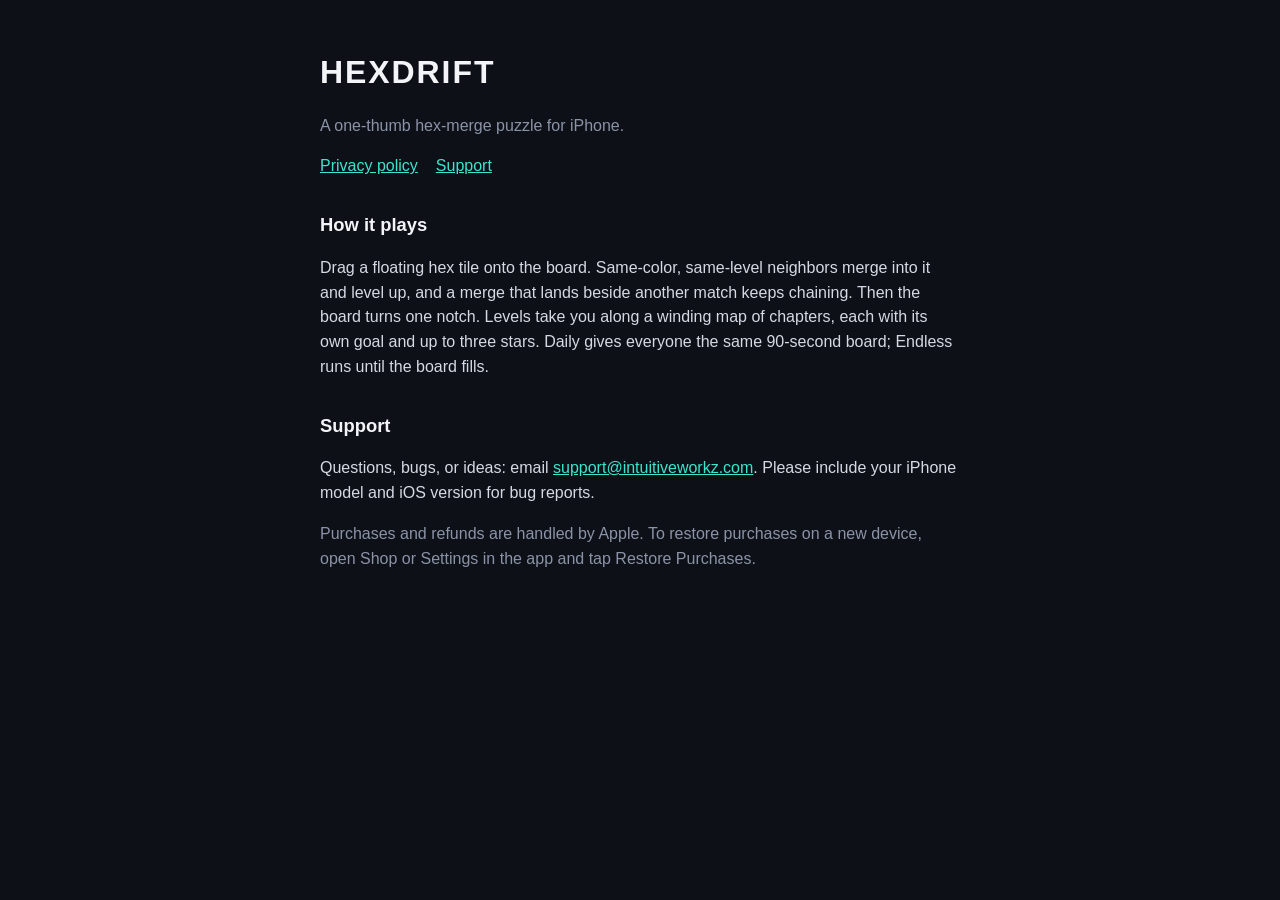
<file: index.html>
<!doctype html>
<html lang="en">
<head>
<meta charset="utf-8">
<meta name="viewport" content="width=device-width, initial-scale=1">
<title>Hexdrift</title>
<link rel="stylesheet" href="style.css">
</head>
<body>
<main>
  <h1>HEXDRIFT</h1>
  <p class="dim">A one-thumb hex-merge puzzle for iPhone.</p>
  <nav><a href="privacy.html">Privacy policy</a><a href="#support">Support</a></nav>

  <h2>How it plays</h2>
  <p>Drag a floating hex tile onto the board. Same-color, same-level neighbors merge into it and level up, and a merge that lands beside another match keeps chaining. Then the board turns one notch. Levels take you along a winding map of chapters, each with its own goal and up to three stars. Daily gives everyone the same 90-second board; Endless runs until the board fills.</p>

  <h2 id="support">Support</h2>
  <p>Questions, bugs, or ideas: email <a href="mailto:support@intuitiveworkz.com">support@intuitiveworkz.com</a>. Please include your iPhone model and iOS version for bug reports.</p>
  <p class="dim">Purchases and refunds are handled by Apple. To restore purchases on a new device, open Shop or Settings in the app and tap Restore Purchases.</p>
</main>
</body>
</html>
</file>
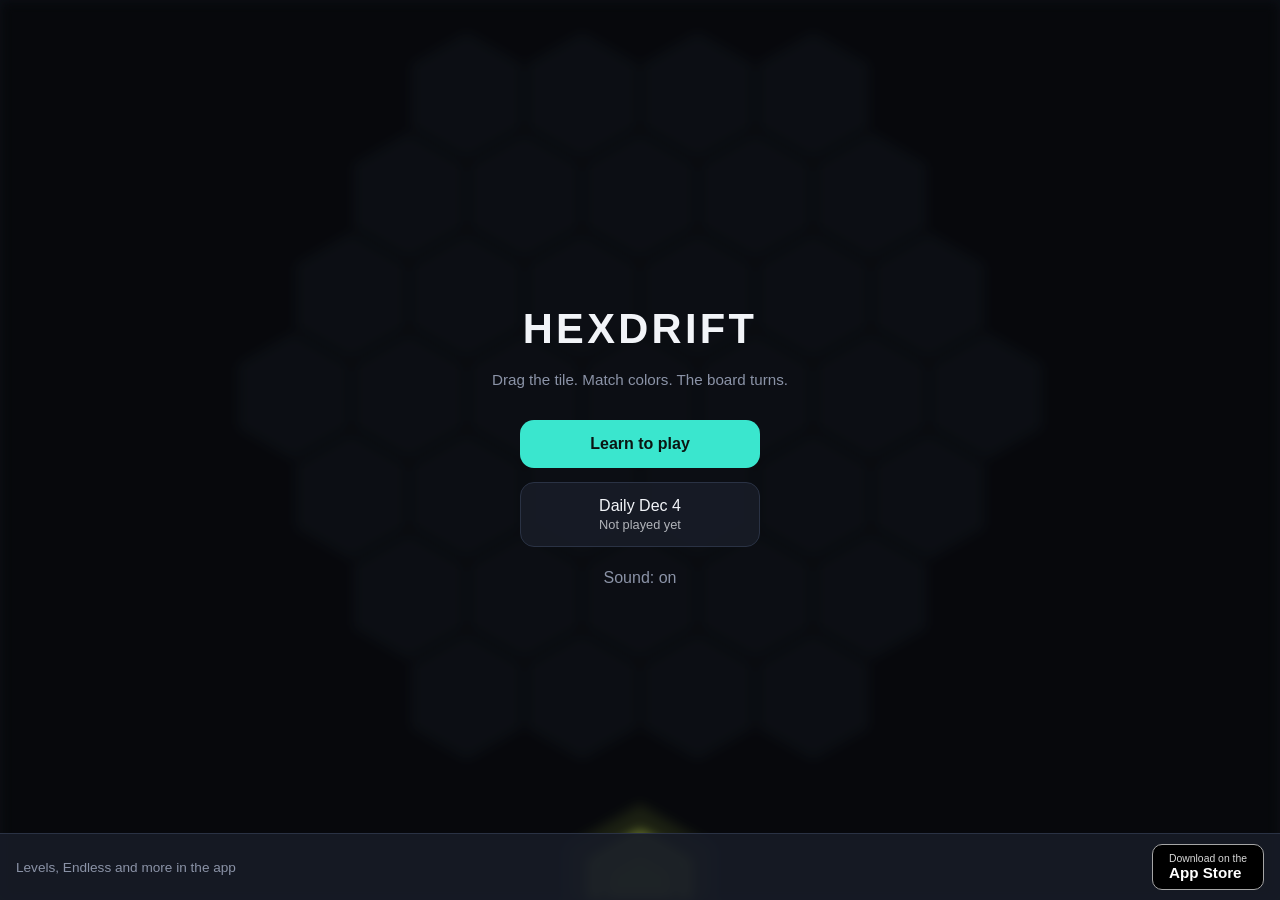
<file: daily/index.html>
<!doctype html>
<html lang="en">
<head>
<meta charset="utf-8">
<meta name="viewport" content="width=device-width, initial-scale=1, viewport-fit=cover, user-scalable=no">
<meta name="theme-color" content="#0d1017">
<title>Hexdrift Daily: play today's board</title>
<meta name="description" content="Play today's Hexdrift Daily in your browser. Same board for everyone, 90 seconds. Levels and Endless are in the app.">
<link rel="canonical" href="https://intuitiveworkz.com/hexdrift/daily">
<meta name="apple-itunes-app" content="app-id=6813728699">
<style>
  :root { color-scheme: dark; --bg: #0d1017; --text: #f2f4f8; --dim: #8b93a7; --accent: #3ae6ce; --panel: rgba(23, 28, 39, 0.92); }
  * { box-sizing: border-box; }
  html, body { margin: 0; height: 100%; background: var(--bg); color: var(--text); font-family: -apple-system, BlinkMacSystemFont, "Segoe UI", Roboto, sans-serif; overflow: hidden; touch-action: none; -webkit-user-select: none; user-select: none; }
  #board { position: fixed; inset: 0; width: 100%; height: 100%; display: block; touch-action: none; transition: filter 0.25s; }
  #board.dimmed { filter: blur(6px) brightness(0.5); }
  .screen { position: fixed; inset: 0; display: flex; flex-direction: column; align-items: center; justify-content: center; gap: 14px; padding: 24px; text-align: center; }
  .screen[hidden] { display: none; }
  h1 { font-size: 2.6rem; letter-spacing: 0.08em; margin: 0 0 4px; font-weight: 700; }
  .tag { color: var(--dim); margin: 0 0 18px; font-size: 0.95rem; }
  button { font: inherit; color: var(--text); background: var(--panel); border: 1px solid #2a3244; border-radius: 14px; padding: 14px 22px; min-width: 240px; cursor: pointer; }
  button.primary { background: var(--accent); color: #0b1512; border-color: transparent; font-weight: 600; }
  button small { display: block; font-size: 0.8rem; color: inherit; opacity: 0.7; margin-top: 2px; }
  button.link { background: none; border: none; min-width: 0; color: var(--dim); padding: 8px; }
  #hud { position: fixed; top: env(safe-area-inset-top, 0); left: 0; right: 0; display: flex; align-items: center; justify-content: space-between; padding: 14px 18px; font-variant-numeric: tabular-nums; pointer-events: none; }
  #hud[hidden] { display: none; }
  #hud > * { pointer-events: auto; }
  #score { font-size: 2rem; font-weight: 700; }
  #timer { font-size: 1.4rem; color: var(--accent); min-width: 2.2em; text-align: right; }
  #chain, #goal { color: var(--dim); font-size: 0.9rem; }
  #goal[hidden], #drops[hidden] { display: none; }
  #drops { font-size: 1rem; color: var(--accent); }
  #result-stars { font-size: 2rem; letter-spacing: 0.1em; color: var(--accent); margin: 0; }
  #result-stars[hidden] { display: none; }
  .hud-left { display: flex; flex-direction: column; align-items: flex-start; line-height: 1.1; }
  #mode-label { color: var(--dim); font-size: 0.8rem; text-transform: uppercase; letter-spacing: 0.06em; }
  #quit { position: fixed; bottom: calc(env(safe-area-inset-bottom, 0) + 10px); right: 10px; }
  #result-score { font-size: 3.4rem; font-weight: 700; margin: 0; }
  #result-best { color: var(--accent); font-weight: 600; min-height: 1.2em; }
  .hint { color: var(--dim); font-size: 0.85rem; max-width: 300px; }
  #coach { position: fixed; top: calc(env(safe-area-inset-top, 0) + 74px); left: 50%; transform: translateX(-50%); width: min(92vw, 360px); background: var(--panel); border: 1px solid #2a3244; border-radius: 14px; padding: 12px 14px; display: flex; flex-direction: column; gap: 4px; }
  #coach[hidden] { display: none; }
  #coach-step { color: var(--accent); font-size: 0.75rem; text-transform: uppercase; letter-spacing: 0.08em; }
  #coach-lead { color: var(--dim); font-size: 0.85rem; margin: 0; }
  #coach-lead[hidden] { display: none; }
  #coach-hint { margin: 0; font-size: 0.95rem; line-height: 1.35; }
  #coach-skip { align-self: flex-end; min-width: 0; padding: 4px 0 0; font-size: 0.8rem; }
  #intro { background: rgba(13, 16, 23, 0.78); }
  .card { display: flex; flex-direction: column; align-items: center; gap: 10px; width: min(100%, 360px); background: #171c27; border: 1px solid #242b3a; border-radius: 18px; padding: 22px; }
  .card h2 { margin: 0; font-size: 1.5rem; }
  .card p { margin: 0; line-height: 1.4; }
  #intro-kicker { color: var(--accent); font-size: 0.75rem; font-weight: 600; text-transform: uppercase; letter-spacing: 0.08em; }
  #intro-play { margin-top: 6px; min-width: 0; width: 100%; }
  #menu.new-player #play-tutorial { order: -1; }
  #menu.new-player .tag { order: -2; }
  #menu.new-player h1 { order: -3; }

  #play-level, #play-endless { display: none; }
  #menu .hint { display: none; }
  .store-badge { display: inline-block; background: #000; color: #fff; text-decoration: none; border: 1px solid #a6a6a6; border-radius: 10px; padding: 8px 16px; font-weight: 600; font-size: 0.95rem; }
  .store-badge small { display: block; font-size: 0.65rem; font-weight: 400; opacity: 0.85; }
  #banner { position: fixed; left: 0; right: 0; bottom: 0; z-index: 5; display: flex; align-items: center; justify-content: space-between; gap: 12px; padding: 10px 16px calc(env(safe-area-inset-bottom, 0) + 10px); background: var(--panel); border-top: 1px solid #2a3244; font-size: 0.85rem; touch-action: auto; }
  #banner span { color: var(--dim); }
  #banner[hidden], #install[hidden] { display: none; }
  #install { display: flex; flex-direction: column; align-items: center; gap: 8px; }
  #install p { margin: 0; }
</style>
</head>
<body>
<canvas id="board" aria-label="Hexdrift board"></canvas>

<div id="hud" hidden>
  <div class="hud-left"><span id="mode-label"></span><span id="score">0</span><span id="goal" hidden></span><span id="chain"></span></div>
  <span id="timer">90</span>
  <span id="drops" hidden></span>
  <button id="quit" class="link">Quit</button>
</div>

<div id="coach" hidden>
  <span id="coach-step"></span>
  <p id="coach-lead" hidden></p>
  <p id="coach-hint"></p>
  <button id="coach-skip" class="link">Skip tutorial</button>
</div>

<div id="intro" class="screen" role="dialog" aria-modal="true" aria-labelledby="intro-title" hidden>
  <div class="card">
    <span id="intro-kicker">New chapter</span>
    <h2 id="intro-title"></h2>
    <p id="intro-body"></p>
    <button id="intro-play" class="primary">Play<small>Tap to start</small></button>
  </div>
</div>

<div id="menu" class="screen">
  <h1>HEXDRIFT</h1>
  <p class="tag">Drag the tile. Match colors. The board turns.</p>
  <button id="play-daily" class="primary">Daily <span id="daily-date"></span><small id="daily-best"></small></button>
  <button id="play-level"><span id="level-name">Level 1</span><small id="level-detail"></small></button>
  <button id="play-endless">Endless<small id="endless-best"></small></button>
  <button id="play-tutorial">Learn to play</button>
  <button id="sound-toggle" class="link">Sound: on</button>
  <p class="hint">Same-color, same-level neighbors merge into the dropped tile and level up. Chains multiply. Merge two level-4 tiles to clear them for a bonus. After every turn, tiles with space below slide down a cell.</p>
</div>

<div id="results" class="screen" hidden>
  <h2 id="result-title">Time's up</h2>
  <p id="result-stars" hidden></p>
  <p id="result-score">0</p>
  <p id="result-detail" class="hint"></p>
  <p id="result-best"></p>
  <button id="play-again" class="primary">Play again</button>
  <button id="share">Share</button>
  <div id="install"><p class="hint">Want Levels and Endless?</p><a class="store-badge" href="https://apps.apple.com/app/id6813728699"><small>Download on the</small>App Store</a></div>
  <button id="to-menu" class="link">Menu</button>
</div>

<div id="banner"><span>Levels, Endless and more in the app</span><a class="store-badge" href="https://apps.apple.com/app/id6813728699"><small>Download on the</small>App Store</a></div>
<script>
"use strict";(()=>{var vt=(1n<<64n)-1n,Mt=0xcbf29ce484222325n,St=0x100000001b3n;function ne(t){let e=Mt;for(let r of new TextEncoder().encode(t))e^=BigInt(r),e=e*St&vt;return e}function Q(t,e="UTC"){let r=new Intl.DateTimeFormat("en-US",{timeZone:e,year:"numeric",month:"2-digit",day:"2-digit",calendar:"gregory"}),n={};for(let o of r.formatToParts(t))n[o.type]=o.value;return`${n.year}${n.month}${n.day}`}function De(t,e="UTC"){return ne(Q(t,e))}var S=(t,e)=>({q:t+0,r:e+0}),A=S(0,0),Tt=[S(1,0),S(1,-1),S(0,-1),S(-1,0),S(-1,1),S(0,1)],p=t=>`${t.q},${t.r}`,oe=(t,e)=>t.q===e.q&&t.r===e.r,se=(t,e)=>S(t.q+e.q,t.r+e.r),Oe=(t,e)=>S(t.q-e.q,t.r-e.r),xe=t=>Tt.map(e=>se(t,e)),Z=t=>(Math.abs(t.q)+Math.abs(t.r)+Math.abs(t.q+t.r))/2,Ct=t=>S(-t.r,t.q+t.r);function K(t,e){let r=t,n=(e%6+6)%6;for(let o=0;o<n;o++)r=Ct(r);return r}var Re=new Map;function ie(t){let e=Re.get(t);if(e)return e;let r=[];for(let n=-t;n<=t;n++){let[o,s]=wt(n,t);for(let i=o;i<=s;i++)r.push(S(i,n))}return Re.set(t,r),r}function wt(t,e){return[Math.max(-e,-t-e),Math.min(e,-t+e)]}var be=t=>3*t*(t+1)+1,V=(t,e)=>Z(t)<=e;function P(t,e){return{x:e*Math.sqrt(3)*(t.q+t.r/2),y:e*1.5*t.r}}function Ge(t,e){let r=(Math.sqrt(3)/3*t.x-.3333333333333333*t.y)/e,n=2/3*t.y/e;return kt(r,n)}function kt(t,e){let r=-t-e,n=Math.round(t),o=Math.round(e),s=Math.round(r),i=Math.abs(n-t),a=Math.abs(o-e),u=Math.abs(s-r);return i>a&&i>u?n=-o-s:a>u&&(o=-n-s),S(n+0,o+0)}var Et=t=>({kind:"score",target:t}),Ht=t=>({kind:"clears",target:t}),Lt=t=>({kind:"chain",target:t}),It=t=>({kind:"stones",target:t});function $e(t,e,r,n,o=0){switch(t.kind){case"score":return e>=t.target;case"clears":return r>=t.target;case"chain":return n>=t.target;case"stones":return o>=t.target}}var Ne=t=>t.toLocaleString("en-US");function ye(t){switch(t.kind){case"score":return`Reach ${Ne(t.target)}`;case"clears":return t.target===1?"Clear a pair":`Clear ${t.target} pairs`;case"chain":return`Chain ${t.target} merges`;case"stones":return t.target===1?"Break a stone":`Break ${t.target} stones`}}function qe(t,e,r,n=0){switch(t.kind){case"stones":return`Stones ${Math.min(n,t.target)} of ${t.target}`;case"score":return`Goal ${Ne(t.target)}`;case"clears":return`Clears ${Math.min(e,t.target)} of ${t.target}`;case"chain":return`Chain of ${t.target} \xB7 best ${r}`}}var Fe=(t,e)=>e<=t.three?3:e<=t.two?2:1;function Pt(t,e,r,n,o=999,s,i={}){return{number:t,chapter:i.chapter??1,numberInChapter:i.numberInChapter??t,radius:e,colors:r,goal:n,drops:o,stars:s??{two:o,three:o},stoneCount:i.stoneCount??0}}var _e=t=>ne(`level-${t.number}`),ze=t=>ne(`stones-${t.number}`);function Bt(t){let e=1;return t.map((r,n)=>({number:n+1,name:r.name,intro:r.intro,levels:r.rows.map(([o,s,i,a,u,c,d],f)=>Pt(e++,o,s,i,a,{two:u,three:c},{chapter:n+1,numberInChapter:f+1,stoneCount:d??0}))}))}var m=Et,ee=Ht,W=Lt,y=It,At={name:"Drift",intro:null,rows:[[4,1,m(650),20,17,15],[4,1,m(950),25,22,20],[4,1,ee(1),40,24,20],[4,2,m(1050),30,26,24],[4,2,m(1250),35,31,29],[4,2,W(3),120,39,17],[4,3,m(1100),35,30,28],[4,3,m(1400),40,37,34],[4,3,ee(1),75,49,41],[4,3,m(1700),45,41,39],[3,3,m(1250),35,31,29],[3,3,W(3),80,31,21],[3,3,m(1550),40,36,34],[3,3,ee(1),75,60,53],[3,3,m(2050),50,46,42],[3,4,m(1400),40,37,34],[3,4,m(1650),45,43,41],[3,4,W(3),80,45,27],[3,4,m(1900),50,48,45],[3,4,m(2350),60,57,54],[3,5,m(1550),45,43,41],[3,5,W(3),75,44,27],[3,5,m(2050),55,53,50],[3,5,m(2500),65,62,60],[3,5,m(3300),75,69,63],[2,3,m(1700),40,38,36],[2,3,ee(2),70,61,53],[2,3,m(3350),60,58,53],[2,4,m(1800),45,43,40],[2,4,m(2650),60,54,47]]},Dt={name:"Stones",intro:{title:"Stones",body:"Stones fill cells and fall with the board. A merge next to a stone cracks it and a second one breaks it. A clear next to a stone breaks it at once."},rows:[[4,1,y(2),30,11,7,3],[4,1,y(4),40,19,15,4],[4,1,m(1550),30,24,20,5],[4,2,y(4),35,19,14,5],[4,2,m(1850),35,32,30,6],[4,2,y(6),40,22,17,7],[4,3,y(4),25,17,14,6],[4,3,W(3),105,46,32,6],[4,3,y(6),35,24,19,8],[4,3,m(2450),45,41,38,8],[3,2,y(4),20,14,9,5],[3,2,m(1900),35,33,30,5],[3,2,y(5),25,15,14,6],[3,2,ee(3),85,70,68,6],[3,2,y(7),30,19,16,7],[3,3,y(4),20,14,11,6],[3,3,m(2450),45,42,40,6],[3,3,y(6),25,17,14,7],[3,3,W(3),60,33,27,7],[3,3,y(8),35,24,18,8],[3,4,m(2250),45,43,40,6],[3,4,y(4),25,17,12,6],[3,4,y(6),25,18,16,7],[3,4,m(3250),60,58,51,8],[3,4,y(8),35,27,22,8],[2,2,y(4),15,8,7,4],[2,2,m(3350),45,41,37,4],[2,2,y(5),15,13,10,5],[2,3,y(4),15,13,9,4],[2,3,y(5),15,11,9,5]]},Ue=Bt([At,Dt]),Y=Ue.flatMap(t=>t.levels),R=t=>t>=1?Y[t-1]:void 0,le=t=>t>=1?Ue[t-1]:void 0;function X(t){let e=t.chapter>1?le(t.chapter):void 0;return e?`${e.name} ${t.numberInChapter}`:`Level ${t.number}`}var Ke={name:"Drift",background:"#0d1017",cellFill:"#171c27",cellStroke:"#242b3a",cellHighlight:"#3a4460",ringStroke:"rgba(8, 10, 16, 0.55)",accent:"#3ae6ce",text:"#f2f4f8",textDim:"#8b93a7",colors:{teal:"#3ae6ce",violet:"#8f6cf6",magenta:"#d93c8c",amber:"#f28c1e",lime:"#d8f45a"},glowAlpha:.2},ve=t=>t.cellHighlight,Ve="rgba(255, 255, 255, 0.32)",b={rotate:.28,drift:.2,stoneHit:.22,drop:.12,merge:.18,burst:.55,flyBack:.18,pulse:.55,celebrate:1.7,resultsDelay:.7},T={tileInset:.9,cellInset:.94,glowScale:1.28,rings:[.62,.48,.34,.2],hintWidth:.06,hintAlpha:.6,burstParticles:12,carryLift:1.4,trayOffset:7.4,boardCenterY:.44},q={dailySeconds:90,boardRadius:3,minEndlessPalette:2};var ae=class{ctx=null;master=null;noiseBuffer=null;muted;constructor(e=!1){this.muted=e}unlock(){if(this.ctx){this.ctx.state==="suspended"&&this.ctx.resume();return}let e=window.AudioContext??window.webkitAudioContext;e&&(this.ctx=new e,this.master=this.ctx.createGain(),this.master.gain.value=.35,this.master.connect(this.ctx.destination))}handle(e){if(!(this.muted||!this.ctx||!this.master))switch(e.type){case"place":this.drop();break;case"merge":this.merge(e.chainIndex);break;case"clear":this.clear();break;case"rotate":this.rotate();break;case"drift":this.slide();break;case"stone":this.stone(e.hit.broke);break;case"end":e.reason==="goal"?this.win():this.end();break}}drop(){this.tone("triangle",440,.04,.5)}merge(e){let r=523.25*Math.pow(2,2*e/12);this.tone("sine",r,.12,.6,.01)}rotate(){this.noiseBurst(.03,.5,900)}slide(){this.noiseBurst(.14,.3,420,b.rotate,.03)}stone(e){this.noiseBurst(.05,.55,3200,0,.002),e&&this.tone("sine",98,.2,.55,.005)}noiseBurst(e,r,n,o=0,s=0){let i=this.ctx,a=i.createBufferSource();a.buffer=this.noise(e+.02);let u=i.createBiquadFilter();u.type="lowpass",u.frequency.value=n;let c=i.createGain(),d=i.currentTime+o;s>0?(c.gain.setValueAtTime(1e-4,d),c.gain.linearRampToValueAtTime(r,d+s)):c.gain.setValueAtTime(r,d),c.gain.exponentialRampToValueAtTime(.001,d+e),a.connect(u).connect(c).connect(this.master),a.start(d),a.stop(d+e+.005)}clear(){[523.25,659.25,783.99].forEach((r,n)=>this.tone("sine",r,.09,.6,.005,n*.066))}win(){let e=[523.25,659.25,783.99,1046.5,1318.51];e.forEach((r,n)=>{let o=n===e.length-1;this.tone("triangle",r,o?.6:.16,.5,.006,n*.085),this.tone("sine",r*2,o?.5:.12,.2,.006,n*.085)})}end(){[659.25,523.25,392].forEach((r,n)=>this.tone("sine",r,.22,.5,.01,n*.2))}tone(e,r,n,o,s=.004,i=0){let a=this.ctx,u=a.createOscillator();u.type=e,u.frequency.value=r;let c=a.createGain(),d=a.currentTime+i;c.gain.setValueAtTime(1e-4,d),c.gain.linearRampToValueAtTime(o,d+s),c.gain.exponentialRampToValueAtTime(1e-4,d+n),u.connect(c).connect(this.master),u.start(d),u.stop(d+n+.02)}noise(e){if(this.noiseBuffer&&this.noiseBuffer.duration>=e)return this.noiseBuffer;let r=this.ctx,n=r.createBuffer(1,Math.floor(r.sampleRate*Math.max(.2,e)),r.sampleRate),o=n.getChannelData(0),s=625341585;for(let i=0;i<o.length;i++)s^=s<<13,s^=s>>>17,s^=s<<5,o[i]=(s>>>0)/4294967295*2-1;return this.noiseBuffer=n,n}};var Me=(1n<<64n)-1n,Rt=0x9e3779b97f4a7c15n,Ot=0xbf58476d1ce4e5b9n,Gt=0x94d049bb133111ebn,$t=9007199254740992,O=class t{state;constructor(e){this.state=BigInt.asUintN(64,e)}clone(){return new t(this.state)}get currentState(){return this.state}next(){this.state=this.state+Rt&Me;let e=this.state;return e=(e^e>>30n)*Ot&Me,e=(e^e>>27n)*Gt&Me,e^e>>31n}nextUnit(){return Number(this.next()>>11n)/$t}nextInt(e){if(!Number.isInteger(e)||e<=0)throw new RangeError("n must be a positive integer");return Number(this.next()%BigInt(e))}weightedIndex(e){if(e.length===0)throw new RangeError("weights must not be empty");let r=e.reduce((o,s)=>o+s,0);if(!(r>0))throw new RangeError("weights must sum to a positive value");let n=this.nextUnit()*r;for(let o=0;o<e.length;o++)if(n-=e[o],n<0)return o;return e.length-1}};var B=["teal","violet","magenta","amber","lime"];function v(t,e=1){if(!Number.isInteger(e)||e<1||e>4)throw new RangeError(`Tile level out of range: ${e}`);return{color:t,level:e}}var ce=t=>B.indexOf(t),We=t=>B.slice(0,Math.min(Math.max(t,1),B.length)),ue=(t,e=B.length)=>B[(ce(t)+1)%Math.min(Math.max(e,1),B.length)],te=(t,e)=>t===e||t!==void 0&&e!==void 0&&t.color===e.color&&t.level===e.level;var C=()=>performance.now(),de=class{ctx;width=0;height=0;dpr=1;size=24;referenceSize=24;radius=q.boardRadius;center={x:0,y:0};tray={x:0,y:0};rotFrom=0;rotTo=0;shownRotation=0;fx=new O(0x5eedn);rotStartMs=-1/0;particles=[];dragPos=null;hover=null;flyBack=null;popStartMs=-1/0;popAt=null;driftMoves=[];driftTargets=new Set;driftStartMs=-1/0;pendingBursts=[];stoneFx=new Map;reduceMotion=!1;canvas;theme;constructor(e,r){this.canvas=e,this.theme=r;let n=e.getContext("2d");if(!n)throw new Error("2D canvas unavailable");this.ctx=n}get debugState(){return{busy:this.busy,rotProgress:this.rotProgress,dragPos:this.dragPos,hover:this.hover,flyBack:this.flyBack,size:this.size,center:this.center,tray:this.tray,shownRotation:this.shownRotation}}get rotProgress(){return Math.min(1,(C()-this.rotStartMs)/(b.rotate*1e3))}get driftProgress(){return Math.max(0,Math.min(1,(C()-this.driftStartMs)/(b.drift*1e3)))}get drifting(){return this.driftMoves.length>0&&this.driftProgress<1}get busy(){return this.rotProgress<1||this.drifting}resize(){let e=this.canvas.getBoundingClientRect();this.dpr=Math.min(window.devicePixelRatio||1,3),this.width=e.width,this.height=e.height,this.canvas.width=Math.round(e.width*this.dpr),this.canvas.height=Math.round(e.height*this.dpr);let r=this.width/(7*Math.sqrt(3))*.92,n=this.height/13.5;this.referenceSize=Math.max(10,Math.min(r,n)),this.fitRadius(this.radius),this.center={x:this.width/2,y:this.height*T.boardCenterY},this.tray={x:this.width/2,y:this.center.y+this.referenceSize*T.trayOffset}}fitRadius(e){this.radius=e,this.size=this.referenceSize*(2*q.boardRadius+1)/(2*e+1)}displayHexAt(e,r){let n=Ge({x:e.x-this.center.x,y:e.y-this.center.y},this.size);return V(n,r)?n:null}carryPoint(e){return{x:e.x,y:e.y-this.size*T.carryLift}}isOnTray(e){return Math.hypot(e.x-this.tray.x,e.y-this.tray.y)<=this.size*1.6}setDrag(e,r){this.dragPos=e,this.hover=r}cancelDrag(){this.dragPos&&!this.reduceMotion&&(this.flyBack={from:this.dragPos,startMs:C()}),this.dragPos=null,this.hover=null}handle(e,r){switch(e.type){case"place":this.dragPos=null,this.hover=null,this.popAt=e.at,this.popStartMs=C(),this.driftMoves=[],this.driftTargets.clear();break;case"merge":this.burstOrHold(e.step.target,this.theme.colors[e.step.before.color],1);break;case"clear":this.burstOrHold(e.at,"#ffffff",2);break;case"stone":{let{at:n,broke:o}=e.hit;if(o&&this.burstOrHold(n,ve(this.theme),1),this.reduceMotion)break;let s=this.drifting?this.driftStartMs+b.drift*1e3:C();this.stoneFx.set(p(n),{at:n,broke:o,startMs:s});break}case"drift":if(this.reduceMotion)break;this.driftMoves=e.moves,this.driftTargets=new Set(e.moves.map(n=>p(n.to))),this.driftStartMs=Math.max(C(),this.rotStartMs+b.rotate*1e3);break;case"rotate":this.rotFrom=e.from,this.rotTo=e.to,this.shownRotation=e.to,this.rotStartMs=this.reduceMotion?-1/0:C();break;case"end":break}}burstOrHold(e,r,n){this.drifting?this.pendingBursts.push({at:e,color:r,scale:n,fireMs:this.driftStartMs+b.drift*1e3}):this.burst(e,r,n)}burst(e,r,n=1){let o=this.logicalToScreen(e,this.shownRotation),s=T.burstParticles*n;for(let i=0;i<s;i++){let a=i/s*Math.PI*2+this.fx.nextUnit()*.4,u=this.size*(2.2+this.fx.nextUnit()*2.5)*n;this.particles.push({x:o.x,y:o.y,vx:Math.cos(a)*u,vy:Math.sin(a)*u,life:0,ttl:b.burst*(.7+this.fx.nextUnit()*.5),color:r,size:this.size*.16})}}update(e){if(this.pendingBursts.length>0){let r=C(),n=this.pendingBursts.filter(o=>o.fireMs<=r);this.pendingBursts=this.pendingBursts.filter(o=>o.fireMs>r);for(let o of n)this.burst(o.at,o.color,o.scale)}for(let r of this.particles)r.life+=e,r.x+=r.vx*e,r.y+=r.vy*e,r.vx*=.9,r.vy=r.vy*.9+this.size*4*e;this.particles=this.particles.filter(r=>r.life<r.ttl),this.flyBack&&C()-this.flyBack.startMs>=b.flyBack*1e3&&(this.flyBack=null);for(let[r,n]of this.stoneFx)C()-n.startMs>=b.stoneHit*1e3&&this.stoneFx.delete(r)}currentAngle(){let e=this.rotProgress,r=1-Math.pow(1-e,3);return(this.rotFrom+r)*(Math.PI/3)}logicalToScreen(e,r){let n=P(e,this.size),o=r*(Math.PI/3);return{x:this.center.x+n.x*Math.cos(o)-n.y*Math.sin(o),y:this.center.y+n.x*Math.sin(o)+n.y*Math.cos(o)}}draw(e){e.board.radius!==this.radius&&this.fitRadius(e.board.radius);let{ctx:r,theme:n}=this;r.setTransform(this.dpr,0,0,this.dpr,0,0),r.fillStyle=n.background,r.fillRect(0,0,this.width,this.height);let o=this.busy?this.currentAngle():e.board.rotation*(Math.PI/3);r.save(),r.translate(this.center.x,this.center.y),r.rotate(o);let s=this.hover&&!this.busy?e.board.logicalHex(this.hover):null;for(let c of e.board.allCells){let d=P(c,this.size),f=s!==null&&s.q===c.q&&s.r===c.r;r.fillStyle=f&&e.board.canPlace(c)?n.cellHighlight:n.cellFill,r.strokeStyle=n.cellStroke,r.lineWidth=1,this.hexPath(d.x,d.y,this.size*T.cellInset),r.fill(),r.stroke()}let i=e.allowedTargets;if(i&&i.length>0){let c=C()/1e3/(b.pulse*2)*Math.PI*2,d=this.reduceMotion?.8:.675+.325*Math.sin(c);r.strokeStyle=n.accent,r.lineWidth=Math.max(2,this.size*.09),r.globalAlpha=d;for(let f of i){let g=P(f,this.size);this.hexPath(g.x,g.y,this.size*T.cellInset),r.stroke()}r.globalAlpha=1}let a=e.mergeSpots;if(a.length>0){r.strokeStyle=n.colors[ue(e.floating.color,e.palette)],r.lineWidth=Math.max(1.5,this.size*T.hintWidth),r.globalAlpha=T.hintAlpha;for(let c of a){let d=P(c,this.size);this.hexPath(d.x,d.y,this.size*T.cellInset),r.stroke()}r.globalAlpha=1}let u=this.drifting;for(let[c,d]of e.board.entries()){if(u&&this.driftTargets.has(p(c)))continue;let f=P(c,this.size),g=1,k=(C()-this.popStartMs)/1e3;if(this.popAt&&this.popAt.q===c.q&&this.popAt.r===c.r&&k<b.merge){let I=k/b.merge;g=1+.18*Math.sin(I*Math.PI)}this.drawTile(f.x,f.y,this.size*g,d)}for(let[c,d]of e.board.stoneEntries()){let f=p(c);if(u&&this.driftTargets.has(f))continue;let g=P(c,this.size),k=this.stoneFx.get(f),I=d.cracked,D=0;if(k&&!k.broke){let Ae=(C()-k.startMs)/(b.stoneHit*1e3);Ae<0?I=!1:D=this.size*.08*Nt(Ae)}this.drawStone(g.x+D,g.y,this.size,I)}for(let[c,d]of this.stoneFx){if(!d.broke||u&&this.driftTargets.has(c))continue;let f=Math.max(0,(C()-d.startMs)/(b.stoneHit*1e3)),g=P(d.at,this.size);r.globalAlpha=1-f,this.drawStone(g.x,g.y,this.size*(1-.8*f),!0),r.globalAlpha=1}if(u){let c=this.driftProgress,d=c*c*(3-2*c);for(let f of this.driftMoves){let g=P(f.from,this.size),k=P(f.to,this.size),I=g.x+(k.x-g.x)*d,D=g.y+(k.y-g.y)*d;f.piece.kind==="tile"?this.drawTile(I,D,this.size,f.piece.tile):this.drawStone(I,D,this.size,f.piece.stone.cracked)}}r.restore();for(let c of this.particles){let d=1-c.life/c.ttl;r.globalAlpha=Math.max(0,d),r.fillStyle=c.color,this.hexPath(c.x,c.y,c.size*(.5+d)),r.fill()}if(r.globalAlpha=1,!e.over){let c=this.tray;if(this.dragPos)c=this.carryPoint(this.dragPos);else if(this.flyBack){let f=1-Math.pow(1-Math.min(1,(C()-this.flyBack.startMs)/(b.flyBack*1e3)),2),g=this.carryPoint(this.flyBack.from);c={x:g.x+(this.tray.x-g.x)*f,y:g.y+(this.tray.y-g.y)*f}}let d=this.dragPos?this.size*1.12:this.size;this.drawTile(c.x,c.y,d,e.floating)}}drawTile(e,r,n,o){let{ctx:s,theme:i}=this,a=i.colors[o.color];s.globalAlpha=i.glowAlpha,s.fillStyle=a,this.hexPath(e,r,n*T.glowScale),s.fill(),s.globalAlpha=1,this.hexPath(e,r,n*T.tileInset),s.fill(),s.strokeStyle=i.ringStroke,s.lineWidth=Math.max(1,n*.07);for(let u=0;u<o.level&&u<T.rings.length;u++)this.hexPath(e,r,n*T.rings[u]),s.stroke()}drawStone(e,r,n,o){let{ctx:s,theme:i}=this,a=n*T.tileInset;if(s.save(),s.fillStyle=ve(i),s.strokeStyle=Ve,s.lineWidth=Math.max(1,n*.05),this.hexPath(e,r,a),s.fill(),s.stroke(),s.lineWidth=Math.max(1,n*.03),this.hexPath(e,r,n*.5),s.stroke(),o){let u=[[-.55,-.62],[-.12,-.18],[-.3,.05],[.2,.35],[.5,.7]];s.strokeStyle=i.background,s.lineWidth=Math.max(1.5,n*.07),s.lineCap="round",s.lineJoin="round",s.beginPath(),u.forEach(([c,d],f)=>{f===0?s.moveTo(e+c*a,r+d*a):s.lineTo(e+c*a,r+d*a)}),s.stroke()}s.restore()}hexPath(e,r,n){let{ctx:o}=this;o.beginPath();for(let s=0;s<6;s++){let i=Math.PI/3*s-Math.PI/2,a=e+n*Math.cos(i),u=r+n*Math.sin(i);s===0?o.moveTo(a,u):o.lineTo(a,u)}o.closePath()}};function Nt(t){if(t>=1)return 0;let e=t*4;return e<1?e:e<2?1-2*(e-1):e<3?-1+2*(e-2):1-(e-3)}var qt=3,re=class t{radius;cells;stones;rot;constructor(e=qt,r=[],n=0,o=[]){if(e<0)throw new RangeError("radius must be >= 0");this.radius=e,this.cells=new Map;for(let[s,i]of r)V(s,e)&&this.cells.set(p(s),i);this.stones=new Map;for(let[s,i]of o)V(s,e)&&!this.cells.has(p(s))&&this.stones.set(p(s),i);this.rot=(n%6+6)%6}clone(){let e=new t(this.radius,[],this.rot);for(let[r,n]of this.cells)e.cells.set(r,n);for(let[r,n]of this.stones)e.stones.set(r,n);return e}get rotation(){return this.rot}get allCells(){return ie(this.radius)}get cellCount(){return be(this.radius)}get emptyCells(){return this.allCells.filter(e=>this.isEmpty(e))}get isFull(){return this.cells.size+this.stones.size===this.cellCount}get tileCount(){return this.cells.size}get stoneCount(){return this.stones.size}contains(e){return V(e,this.radius)}tileAt(e){return this.cells.get(p(e))}stoneAt(e){return this.stones.get(p(e))}isEmpty(e){let r=p(e);return this.contains(e)&&!this.cells.has(r)&&!this.stones.has(r)}canPlace(e){return this.isEmpty(e)}neighborsOf(e){return xe(e).filter(r=>this.contains(r))}entries(){let e=[];for(let r of this.allCells){let n=this.cells.get(p(r));n&&e.push([r,n])}return e}stoneEntries(){let e=[];for(let r of this.allCells){let n=this.stones.get(p(r));n&&e.push([r,n])}return e}get colorsWithEmptyNeighbor(){let e=new Set;for(let[r,n]of this.entries())e.has(n.color)||this.neighborsOf(r).some(o=>this.isEmpty(o))&&e.add(n.color);return[...e].sort((r,n)=>ce(r)-ce(n))}displayHex(e){return K(e,this.rot)}logicalHex(e){return K(e,-this.rot)}rotate(){this.rot=(this.rot+1)%6}place(e,r){return this.canPlace(r)?(this.cells.set(p(r),e),!0):!1}set(e,r){this.contains(r)&&(e?this.cells.set(p(r),e):this.cells.delete(p(r)))}remove(e){let r=p(e),n=this.cells.get(r);return this.cells.delete(r),n}placeStone(e,r={cracked:!1}){return this.isEmpty(e)?(this.stones.set(p(e),r),!0):!1}setStone(e,r){this.contains(r)&&(e?this.stones.set(p(r),e):this.stones.delete(p(r)))}clearCenter(){for(let e of[A,...xe(A)])this.remove(e),this.stones.delete(p(e))}equals(e){if(this.radius!==e.radius||this.rot!==e.rot||this.cells.size!==e.cells.size||this.stones.size!==e.stones.size)return!1;for(let[r,n]of this.cells){let o=e.cells.get(r);if(!o||o.color!==n.color||o.level!==n.level)return!1}for(let[r,n]of this.stones){let o=e.stones.get(r);if(!o||o.cracked!==n.cracked)return!1}return!0}};var Ye=t=>t.absorbed.length+1,G=t=>t.result===void 0,Xe=t=>t.steps.length;function he(t,e,r,n){let o=r.clone();if(!o.place(t,e))return null;let s=Se(e,o,n);return{board:o,placedAt:e,steps:s}}function Se(t,e,r){let n=[];for(;;){let o=Ft(t,e,r);if(!o||(n.push(o),G(o)))break}return n}function Je(t,e){return e.emptyCells.filter(r=>e.neighborsOf(r).some(n=>te(e.tileAt(n),t))).sort((r,n)=>r.q-n.q||r.r-n.r)}function Ft(t,e,r){let n=e.tileAt(t);if(!n)return null;let o=e.neighborsOf(t).filter(a=>te(e.tileAt(a),n));if(o.length===0)return null;for(let a of o)e.remove(a);let s=n.level+1,i=s>4?void 0:v(ue(n.color,r),s);return e.set(i,t),{target:t,absorbed:o,before:n,result:i}}var _t=t=>t.piece.kind==="tile"?t.piece.tile:void 0,zt=S(-1,1),Ut=S(0,1),H=t=>2*t.q+t.r;function pe(t){let e=[];for(let o of t.allCells){let s=t.tileAt(o),i=s?void 0:t.stoneAt(o);s?e.push({logical:o,display:t.displayHex(o),piece:{kind:"tile",tile:s}}):i&&e.push({logical:o,display:t.displayHex(o),piece:{kind:"stone",stone:i}})}e.sort((o,s)=>{if(o.display.r!==s.display.r)return s.display.r-o.display.r;let i=Math.abs(H(o.display)),a=Math.abs(H(s.display));return i!==a?i-a:H(o.display)-H(s.display)});let r=new Set,n=[];for(let{logical:o,display:s,piece:i}of e){let a=[se(s,zt),se(s,Ut)].filter(d=>{let f=t.logicalHex(d);return t.isEmpty(f)&&!r.has(p(f))}),u=Kt(a,t.rotation);if(!u)continue;let c=t.logicalHex(u);r.add(p(c)),n.push({from:o,to:c,piece:i})}return n}function Kt(t,e){if(t.length!==2)return t[0];let r=t[0],n=t[1],o=Math.abs(H(r)),s=Math.abs(H(n));return o!==s?o<s?r:n:e%2===0?r:n}function je(t,e,r){let n=e.clone();for(let s of t)n.remove(s.from),n.setStone(void 0,s.from);for(let s of t)s.piece.kind==="tile"?n.set(s.piece.tile,s.to):n.setStone(s.piece.stone,s.to);let o=[];for(let s of t){let i=_t(s);if(!i||!te(n.tileAt(s.to),i)){o.push([]);continue}o.push(Se(s.to,n,r))}return{board:n,landings:o}}var Vt=1,Te=500,Wt=10,Yt=1.5,Qe=100,Xt=t=>Math.sign(t)*Math.round(Math.abs(t));function Jt(t,e,r){let n=t*Wt*e;return Xt(n*Math.pow(Yt,r))}function Ce(t,e){let r=t.result?t.result.level:t.before.level+1,n=Jt(Ye(t),r,e);return G(t)&&(n+=Te),n}function Ze(t){let e=Vt;return t.steps.forEach((r,n)=>{e+=Ce(r,n)}),e}var jt=(t=!1)=>({cracked:t});function et(t,e){let r=[t.target,...t.absorbed],n=[],o=new Set;for(let s of r){let i=e.neighborsOf(s).sort((a,u)=>a.q-u.q||a.r-u.r);for(let a of i){let u=p(a);if(o.has(u))continue;o.add(u);let c=e.stoneAt(a);c&&(c.cracked||t.result===void 0?(e.setStone(void 0,a),n.push({at:a,broke:!0})):(e.setStone(jt(!0),a),n.push({at:a,broke:!1})))}}return n}function tt(t,e,r){if(t<=0)return[];let n=new O(r),o=ie(e).filter(i=>!oe(i,A)),s=[];for(;s.length<t&&o.length>0;)s.push(o.splice(Number(n.next()%BigInt(o.length)),1)[0]);return s}var Qt=[.7,.25,.05];function rt(t,e,r=B.length){let n=We(r),o=()=>n[e.nextInt(n.length)];switch(e.weightedIndex(Qt)){case 0:{let s=t.colorsWithEmptyNeighbor.filter(i=>n.includes(i));return s.length===0?v(o()):v(s[e.nextInt(s.length)])}case 1:return v(o());default:return v(o(),2)}}var we=B.length,$=class t{mode;seed;dailyKey;palette;levelNumber;goal;dropLimit;starMarks;rng;queue;board;floating;score=0;drops=0;bestChain=0;merges=0;clears=0;stonesBroken=0;timeLeft;over=!1;endReason=null;allowedTargets=null;drifts=!0;get mergeSpots(){return this.over||this.allowedTargets!==null?[]:Je(this.floating,this.board)}allowed=null;constructor(e){this.mode=e.mode;let r=new Date;this.dailyKey=Q(r);let n=e.mode==="level"?e.level:void 0;if(e.mode==="level"&&!n)throw new Error("a level round needs a level");if(this.levelNumber=n?.number??null,this.goal=n?.goal??null,this.dropLimit=n?.drops??null,this.starMarks=n?.stars??null,this.seed=n?_e(n):e.seed??(e.mode==="daily"?De(r):BigInt(r.getTime())),this.palette=n?n.colors:e.mode==="endless"?Math.min(Math.max(e.palette??we,q.minEndlessPalette),we):we,this.rng=new O(this.seed),this.board=n?new re(n.radius):e.board?e.board.clone():new re(q.boardRadius),n)for(let o of tt(n.stoneCount,n.radius,ze(n)))this.board.placeStone(o);this.queue=[...e.queue??[]],this.timeLeft=e.mode==="daily"?q.dailySeconds:1/0,this.floating=this.nextFloating()}static forLevel(e){return new t({mode:"level",level:e})}get won(){return this.endReason==="goal"}get stars(){return this.won?this.starMarks?Fe(this.starMarks,this.drops):1:0}get dropsLeft(){return this.dropLimit===null?null:Math.max(0,this.dropLimit-this.drops)}get goalMet(){return this.goal?$e(this.goal,this.score,this.clears,this.bestChain,this.stonesBroken):!1}get timed(){return this.mode==="daily"}tick(e){return this.over||!this.timed?[]:(this.timeLeft=Math.max(0,this.timeLeft-e),this.timeLeft===0?[this.end("timer")]:[])}setFloating(e){this.floating=e}canDropAt(e){return this.over||!this.board.canPlace(e)?!1:this.allowed?this.allowed(e):!0}canDropAtDisplay(e){return this.canDropAt(this.board.logicalHex(e))}dropAt(e){if(!this.canDropAt(e))return null;let r=he(this.floating,e,this.board,this.palette);if(!r)return null;let n=[{type:"place",at:e,tile:this.floating}],o=r.board;r.steps.forEach((i,a)=>{n.push({type:"merge",step:i,chainIndex:a}),G(i)&&n.push({type:"clear",at:i.target,chainIndex:a}),n.push(...this.hitStones(i,o))}),this.score+=Ze(r),this.drops+=1,this.merges+=r.steps.length,this.clears+=r.steps.filter(G).length,this.bestChain=Math.max(this.bestChain,Xe(r));let s=this.board.rotation;return this.board=o,this.board.rotate(),n.push({type:"rotate",from:s,to:this.board.rotation}),this.drifts&&n.push(...this.drift()),this.floating=this.nextFloating(),this.goalMet?n.push(this.end("goal")):this.dropLimit!==null&&this.drops>=this.dropLimit?n.push(this.end("outOfDrops")):this.board.isFull&&n.push(this.end("full")),n}drift(){let e=pe(this.board);if(e.length===0)return[];let r=[{type:"drift",moves:e}],{board:n,landings:o}=je(e,this.board,this.palette);this.board=n;for(let s of o)s.length!==0&&(s.forEach((i,a)=>{r.push({type:"merge",step:i,chainIndex:a}),G(i)&&r.push({type:"clear",at:i.target,chainIndex:a}),r.push(...this.hitStones(i,n)),this.score+=Ce(i,a)}),this.merges+=s.length,this.clears+=s.filter(G).length,this.bestChain=Math.max(this.bestChain,s.length));return r}hitStones(e,r){let n=et(e,r),o=n.filter(s=>s.broke).length;return this.stonesBroken+=o,this.score+=o*Qe,n.map(s=>({type:"stone",hit:s}))}end(e){return this.over||(this.over=!0,this.endReason=e),{type:"end",reason:this.endReason??e}}nextFloating(){return this.queue.shift()??rt(this.board,this.rng,this.palette)}};var Zt={teal:"\u{1F7E6}",violet:"\u{1F7EA}",magenta:"\u{1F7E5}",amber:"\u{1F7E7}",lime:"\u{1F7E9}"},er="\u{1FAA8}",tr=t=>{let e=R(t);return e?X(e):`Level ${t}`};function rr(t,e,r=!1,n=null){let o=t==="daily"?`Hexdrift Daily ${e}`:t==="tutorial"?"Hexdrift Tutorial":t==="level"&&n!==null?`Hexdrift ${tr(n)}`:"Hexdrift Endless";return r?`${o} \u2726`:o}function nt(t,e,r,n,o,s=!1,i=null){let a=[];for(let u=-t.radius;u<=t.radius;u++){let d=" ".repeat(Math.abs(u)),f=Math.max(-t.radius,-u-t.radius),g=Math.min(t.radius,-u+t.radius);for(let k=f;k<=g;k++){let I=t.logicalHex({q:k,r:u}),D=t.tileAt(I);d+=t.stoneAt(I)?er:D?Zt[D.color]:"\u2B1B"}a.push(d)}return`${rr(e,r,s,i)}
Score ${n} \xB7 best chain ${o}
${a.join(`
`)}`}var ot="hexdrift.v1",ke={endlessBest:0,dailyBest:{},sound:!0,tutorialDone:!1,levelsCompleted:0,levelBest:{},levelStars:[],chaptersIntroduced:[]};function M(){try{let t=localStorage.getItem(ot);return t?{...ke,...JSON.parse(t)}:{...ke}}catch{return{...ke}}}function _(t){try{localStorage.setItem(ot,JSON.stringify(t))}catch{}}var w={get endlessBest(){return M().endlessBest},dailyBest(t){return M().dailyBest[t]??0},get sound(){return M().sound},set sound(t){let e=M();e.sound=t,_(e)},get tutorialDone(){return M().tutorialDone},set tutorialDone(t){let e=M();e.tutorialDone=t,_(e)},record(t,e,r){let n=M();if(t==="endless"){if(r<=n.endlessBest)return!1;n.endlessBest=r}else{if(r<=(n.dailyBest[e]??0))return!1;n.dailyBest[e]=r}return _(n),!0},get levelsCompleted(){return M().levelsCompleted},levelBest(t){return M().levelBest[String(t)]??0},stars(t){return M().levelStars[t-1]??0},get totalStars(){return M().levelStars.reduce((t,e)=>t+e,0)},isLevelUnlocked(t){return t>=1&&t<=M().levelsCompleted+1},recordLevelScore(t,e){let r=M();return e<=(r.levelBest[String(t)]??0)?!1:(r.levelBest[String(t)]=e,_(r),!0)},recordStars(t,e){let r=M(),n=Math.min(t,3),o=r.levelStars[e-1]??0;if(e<1||e>Y.length||n<=o)return 0;for(;r.levelStars.length<e;)r.levelStars.push(0);return r.levelStars[e-1]=n,_(r),n-o},completeLevel(t){let e=M(),r=Math.min(t,Y.length);return r<=e.levelsCompleted?!1:(e.levelsCompleted=r,_(e),!0)},markIntroduced(t){let e=M();return e.chaptersIntroduced.includes(t)?!1:(e.chaptersIntroduced=[...e.chaptersIntroduced,t].sort((r,n)=>r-n),_(e),!0)}};var it=8,nr=20240613n,st=(t,e)=>e.find(r=>t.isEmpty(r));function or(t,e,r,n){let o=he(e,r,n);return o?(o.board.rotate(),pe(o.board).some(s=>oe(s.from,t))):!1}var J=[{title:"Drop",hint:"Drag the floating tile up and let go on the glowing cell.",prepare:()=>({tile:v("teal"),targets:[A]}),done:"The board turned one notch. It does that after every drop."},{title:"Merge",hint:"Tiles with the same color and level merge. Drop this teal next to the other teal.",prepare:t=>({tile:v("teal"),targets:t.neighborsOf(A).filter(e=>t.isEmpty(e))}),done:"Two teals became one level-2 violet. The rings count the level."},{title:"Chain",hint:"A merge that lands beside another match keeps going. Drop on the glowing cell.",prepare:t=>{let e=t.entries().find(([,r])=>r.level===2)?.[0]??A;for(let r of t.neighborsOf(e)){if(!t.isEmpty(r))continue;let n=st(t,t.neighborsOf(r).filter(o=>p(o)!==p(e)));if(n)return t.place(v("teal"),n),{tile:v("teal"),targets:[r]}}return{tile:v("teal"),targets:null}},done:"Chain \xD72. Every extra step in a chain multiplies its points by 1.5."},{title:"Clear",hint:`Level ${4} is the top. Two level-${4} tiles clear instead of merging. Drop next to the other lime.`,prepare:t=>{let e=t.entries().map(([o])=>o),r=o=>Math.min(...e.map(s=>Z(Oe(o,s))),99),n=t.emptyCells.sort((o,s)=>r(s)-r(o));for(let o of n){let s=st(t,t.neighborsOf(o));if(s)return t.place(v("lime",4),s),{tile:v("lime",4),targets:[o]}}return{tile:v("lime",4),targets:null}},done:`Cleared for +${Te}. That is the biggest single score in the game.`},{title:"Drift",hint:"After the board turns, any tile with space below it slides down one cell. Drop on a glowing cell and watch the violet.",prepare:t=>{let e=v("teal"),r=(t.rotation+1)%6,n=t.emptyCells.sort((o,s)=>{let i=K(o,r),a=K(s,r);if(i.r!==a.r)return i.r-a.r;let u=Math.abs(H(i)),c=Math.abs(H(a));return u!==c?u-c:H(i)-H(a)});for(let o of n){let s=t.clone();s.place(v("violet"),o);let i=s.emptyCells.filter(a=>or(o,e,a,s)).sort((a,u)=>Z(a)-Z(u)||a.q-u.q||a.r-u.r).slice(0,6);if(i.length>0)return t.place(v("violet"),o),{tile:e,targets:i}}return{tile:e,targets:null}},done:"The violet drifted down a cell. Tiles slide toward the bottom after every turn, and they can merge where they land.",drifts:!0},{title:"Your turn",hint:`${it} drops on your own. Pick a spot, then re-read the board after it turns and drifts. Let go off the board to put a tile back.`,prepare:()=>({tile:null,targets:null}),done:"Tutorial complete.",drifts:!0}],fe=class{round;index=0;lead=null;targets=null;freeDrops=0;constructor(){this.round=new $({mode:"tutorial",seed:nr}),this.enter(0)}get coach(){let e=J[this.index];return{step:this.index+1,total:J.length,title:e.title,lead:this.lead,hint:e.hint,targets:this.targets}}get finished(){return this.round.over}afterDrop(){return this.round.over?[]:this.isFreePlay?(this.freeDrops+=1,this.freeDrops>=it?[this.round.end("tutorial")]:[]):(this.lead=J[this.index].done,this.enter(this.index+1),[])}skip(){return this.round.end("tutorial")}get isFreePlay(){return this.index===J.length-1}enter(e){this.index=e,this.round.drifts=J[e].drifts??!1;let r=J[e].prepare(this.round.board);r.tile&&this.round.setFloating(r.tile),this.targets=r.targets,this.round.allowedTargets=r.targets;let n=r.targets?new Set(r.targets.map(p)):null;this.round.allowed=n?o=>n.has(p(o)):null}};var h=t=>{let e=document.getElementById(t);if(!e)throw new Error(`missing #${t}`);return e},j=h("board"),x=new de(j,Ke),L=new ae(!w.sound),ut=window.matchMedia("(prefers-reduced-motion: reduce)");x.reduceMotion=ut.matches;ut.addEventListener("change",t=>{x.reduceMotion=t.matches});var l=null,E=null,N=null,z=!1,lt=performance.now(),sr=h("hud"),ir=h("score"),me=h("timer"),lr=h("chain"),at=h("goal"),ct=h("drops"),Ee=h("mode-label"),dt=h("menu"),ar=h("results"),cr=h("coach"),ur=h("intro");function ht(){return Q(new Date)}function pt(){return Math.min(w.levelsCompleted+1,Y.length)}var dr=t=>"\u2605".repeat(t)+"\u2606".repeat(3-t);function He(){h("daily-date").textContent=new Date().toLocaleDateString(void 0,{month:"short",day:"numeric"});let t=w.dailyBest(ht());h("daily-best").textContent=t?`Best ${t}`:"Not played yet";let e=w.endlessBest;h("endless-best").textContent=e?`Best ${e}`:"No score yet";let r=R(pt()),n=le(r.chapter);h("level-name").textContent=X(r);let o=n.levels.reduce((a,u)=>a+w.stars(u.number),0);h("level-detail").textContent=`${ye(r.goal)} in ${r.drops} drops`+(o?` \xB7 ${o} \u2605`:""),h("sound-toggle").textContent=L.muted?"Sound: off":"Sound: on";let s=h("play-tutorial"),i=w.tutorialDone;s.textContent=i?"How to play":"Learn to play",s.classList.toggle("primary",!i),s.classList.toggle("link",i),h("play-daily").classList.toggle("primary",i),dt.classList.toggle("new-player",!i)}function U(t){dt.hidden=t!=="menu",document.getElementById("banner").hidden=t!=="menu",ar.hidden=t!=="results",sr.hidden=t!=="game",cr.hidden=t!=="game"||E===null,ur.hidden=t!=="game"||N===null,j.classList.toggle("dimmed",t!=="game")}function Le(t){E=null,Be(),l=new $({mode:t}),Ee.textContent=t==="daily"?`Daily \xB7 ${ht()}`:"Endless",me.hidden=t!=="daily",ge(),U("game")}function ft(t){let e=R(t);if(!e||!w.isLevelUnlocked(t))return;E=null,Be(),l=$.forLevel(e),Ee.textContent=`${X(e)} \xB7 ${ye(e.goal)}`,me.hidden=!0;let r=le(e.chapter);N=e.numberInChapter===1&&r?.intro&&w.markIntroduced(r.number)?r.intro:null,N&&(h("intro-title").textContent=N.title,h("intro-body").textContent=N.body),ge(),U("game")}function hr(){E=new fe,l=E.round,Ee.textContent="Tutorial",me.hidden=!0,mt(),ge(),U("game")}function mt(){if(!E)return;let t=E.coach;h("coach-step").textContent=`Step ${t.step} of ${t.total} \xB7 ${t.title}`,h("coach-lead").textContent=t.lead??"",h("coach-lead").hidden=t.lead===null,h("coach-hint").textContent=t.hint}function ge(){l&&(ir.textContent=String(l.score),lr.textContent=l.bestChain?`Chain \xD7${l.bestChain}`:"",at.hidden=l.goal===null,ct.hidden=l.dropsLeft===null,l.goal&&(at.textContent=qe(l.goal,l.clears,l.bestChain,l.stonesBroken)),l.dropsLeft!==null&&(ct.textContent=`${l.dropsLeft} ${l.dropsLeft===1?"drop":"drops"} left`),l.timed&&(me.textContent=Math.ceil(l.timeLeft).toString()))}function Ie(t){if(!l)return;let e=[...t],r=!1;for(;e.length>0;){let n=e.shift();x.handle(n,l),L.handle(n),n.type==="place"&&(r=!0),n.type==="end"&&fr(),e.length===0&&r&&E&&(r=!1,e.push(...E.afterDrop()),mt())}ge()}var pr={timer:"Time's up",full:"Board full",tutorial:"Tutorial complete",outOfDrops:"Out of drops"};function fr(){if(!l)return;let t=l.mode,e=t==="tutorial",r=l.levelNumber,n=!1;(t==="daily"||t==="endless")&&(n=w.record(t,l.dailyKey,l.score)),r!==null&&(n=w.recordLevelScore(r,l.score)&&l.won,l.won&&(w.completeLevel(r),w.recordStars(l.stars,r))),e&&(w.tutorialDone=!0);let o=r!==null?R(r):void 0;h("result-title").textContent=l.won&&o?`${X(o)} cleared`:pr[l.endReason??"timer"]??"",h("result-score").textContent=String(l.score),h("result-detail").textContent=`${l.drops} drops \xB7 ${l.merges} merges \xB7 best chain ${l.bestChain}`+(l.clears?` \xB7 ${l.clears} clears`:"")+(l.stonesBroken?` \xB7 ${l.stonesBroken} ${l.stonesBroken===1?"stone":"stones"} broken`:"");let s=h("result-stars");s.hidden=!l.won,s.textContent=dr(l.stars),s.setAttribute("aria-label",`${l.stars} of 3 stars`),h("result-best").textContent=n?"New best!":e?"You know everything the game asks. Daily is 90 seconds.":"";let i=r!==null&&l.won?R(r+1):void 0;h("play-again").textContent=e?"Play Daily":i?"Next level":r!==null?"Try again":"Play again",h("share").hidden=e||r!==null;let a=l,u=l.won?b.celebrate:b.resultsDelay;window.setTimeout(()=>{l===a&&U("results")},u*1e3)}function Pe(t){let e=j.getBoundingClientRect();return{x:t.clientX-e.left,y:t.clientY-e.top}}j.addEventListener("pointerdown",t=>{if(L.unlock(),!l||l.over||x.busy||N)return;let e=Pe(t);(x.isOnTray(e)||e.y>x.center.y+x.referenceSize*4)&&(z=!0,j.setPointerCapture(t.pointerId),x.setDrag(e,null))});j.addEventListener("pointermove",t=>{if(!z||!l)return;let e=Pe(t),r=x.displayHexAt(x.carryPoint(e),l.board.radius);x.setDrag(e,r)});function Be(){z=!1,x.cancelDrag()}function gt(t,e){if(!z)return;if(z=!1,!l){x.cancelDrag();return}let r=Pe(t),n=e?null:x.displayHexAt(x.carryPoint(r),l.board.radius);if(n&&l.canDropAtDisplay(n)){let o=l.dropAt(l.board.logicalHex(n));if(o){Ie(o);return}}x.cancelDrag()}window.addEventListener("pointerup",t=>gt(t,!1));window.addEventListener("pointercancel",t=>gt(t,!0));window.addEventListener("blur",()=>{z&&(z=!1,x.cancelDrag())});h("play-daily").addEventListener("click",()=>{L.unlock(),Le("daily")});h("play-endless").addEventListener("click",()=>{L.unlock(),Le("endless")});h("play-level").addEventListener("click",()=>{L.unlock(),ft(pt())});h("sound-toggle").addEventListener("click",()=>{L.muted=!L.muted,w.sound=!L.muted,He()});h("play-tutorial").addEventListener("click",()=>{L.unlock(),hr()});h("play-again").addEventListener("click",()=>{if(l){if(l.levelNumber!==null){let t=l.levelNumber;ft(l.won&&R(t+1)?t+1:t);return}Le(l.mode==="tutorial"||l.mode==="level"?"daily":l.mode)}});var xt=()=>{l=null,E=null,N=null,Be(),He(),U("menu")};h("intro-play").addEventListener("click",()=>{L.unlock(),N=null,U("game")});h("to-menu").addEventListener("click",xt);h("quit").addEventListener("click",xt);h("coach-skip").addEventListener("click",()=>{E&&Ie([E.skip()])});h("share").addEventListener("click",async()=>{if(!l)return;let e=`${nt(l.board,l.mode,l.dailyKey,l.score,l.bestChain)}
https://intuitiveworkz.com/hexdrift/daily`;try{navigator.share?await navigator.share({text:e}):(await navigator.clipboard.writeText(e),h("share").textContent="Copied!")}catch{}});var mr=new $({mode:"endless",seed:1n});function bt(t){let e=(t-lt)/1e3,r=Math.min(.05,e);lt=t,l?(l.over||Ie(l.tick(e)),x.update(r),x.draw(l)):(x.update(r),x.draw(mr)),requestAnimationFrame(bt)}function yt(){x.resize()}window.addEventListener("resize",yt);yt();He();U("menu");requestAnimationFrame(bt);})();

</script>
</body>
</html>
</file>
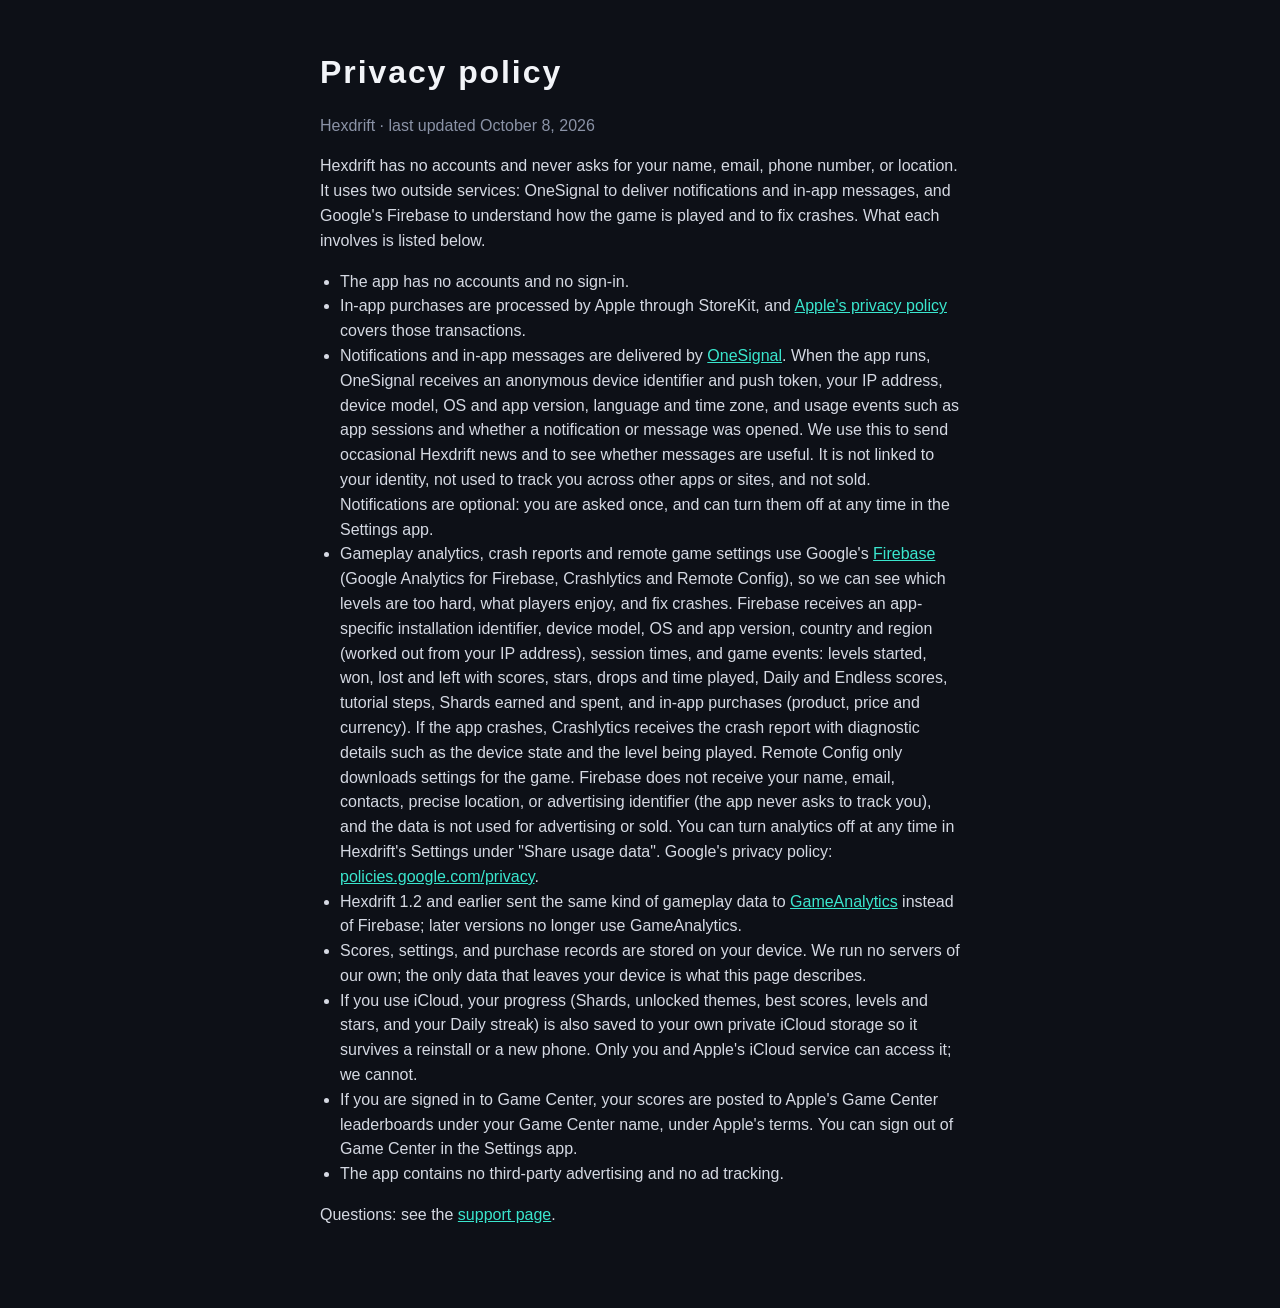
<file: privacy.html>
<!doctype html>
<html lang="en">
<head>
<meta charset="utf-8">
<meta name="viewport" content="width=device-width, initial-scale=1">
<title>Hexdrift privacy policy</title>
<link rel="stylesheet" href="style.css">
</head>
<body>
<main>
  <h1>Privacy policy</h1>
  <p class="dim">Hexdrift · last updated October 8, 2026</p>
  <p>Hexdrift has no accounts and never asks for your name, email, phone number, or location. It uses two outside services: OneSignal to deliver notifications and in-app messages, and Google's Firebase to understand how the game is played and to fix crashes. What each involves is listed below.</p>
  <ul>
    <li>The app has no accounts and no sign-in.</li>
    <li>In-app purchases are processed by Apple through StoreKit, and <a href="https://www.apple.com/legal/privacy/">Apple's privacy policy</a> covers those transactions.</li>
    <li>Notifications and in-app messages are delivered by <a href="https://onesignal.com/privacy_policy">OneSignal</a>. When the app runs, OneSignal receives an anonymous device identifier and push token, your IP address, device model, OS and app version, language and time zone, and usage events such as app sessions and whether a notification or message was opened. We use this to send occasional Hexdrift news and to see whether messages are useful. It is not linked to your identity, not used to track you across other apps or sites, and not sold. Notifications are optional: you are asked once, and can turn them off at any time in the Settings app.</li>
    <li>Gameplay analytics, crash reports and remote game settings use Google's <a href="https://firebase.google.com/support/privacy">Firebase</a> (Google Analytics for Firebase, Crashlytics and Remote Config), so we can see which levels are too hard, what players enjoy, and fix crashes. Firebase receives an app-specific installation identifier, device model, OS and app version, country and region (worked out from your IP address), session times, and game events: levels started, won, lost and left with scores, stars, drops and time played, Daily and Endless scores, tutorial steps, Shards earned and spent, and in-app purchases (product, price and currency). If the app crashes, Crashlytics receives the crash report with diagnostic details such as the device state and the level being played. Remote Config only downloads settings for the game. Firebase does not receive your name, email, contacts, precise location, or advertising identifier (the app never asks to track you), and the data is not used for advertising or sold. You can turn analytics off at any time in Hexdrift's Settings under "Share usage data". Google's privacy policy: <a href="https://policies.google.com/privacy">policies.google.com/privacy</a>.</li>
    <li>Hexdrift 1.2 and earlier sent the same kind of gameplay data to <a href="https://www.gameanalytics.com/trust">GameAnalytics</a> instead of Firebase; later versions no longer use GameAnalytics.</li>
    <li>Scores, settings, and purchase records are stored on your device. We run no servers of our own; the only data that leaves your device is what this page describes.</li>
    <li>If you use iCloud, your progress (Shards, unlocked themes, best scores, levels and stars, and your Daily streak) is also saved to your own private iCloud storage so it survives a reinstall or a new phone. Only you and Apple's iCloud service can access it; we cannot.</li>
    <li>If you are signed in to Game Center, your scores are posted to Apple's Game Center leaderboards under your Game Center name, under Apple's terms. You can sign out of Game Center in the Settings app.</li>
    <li>The app contains no third-party advertising and no ad tracking.</li>
  </ul>
  <p>Questions: see the <a href="index.html#support">support page</a>.</p>
</main>
</body>
</html>
</file>
<file: style.css>
:root { color-scheme: dark; }
body { margin: 0; background: #0d1017; color: #f2f4f8; font-family: -apple-system, BlinkMacSystemFont, "Segoe UI", Roboto, sans-serif; line-height: 1.55; }
main { max-width: 640px; margin: 0 auto; padding: 48px 24px 64px; }
h1 { font-size: 2rem; letter-spacing: 0.06em; margin: 0 0 4px; }
h2 { font-size: 1.15rem; margin: 32px 0 8px; }
p, li { color: #d5d9e3; }
.dim { color: #8b93a7; }
a { color: #3ae6ce; }
nav a { margin-right: 18px; }
ul { padding-left: 20px; }
</file>
